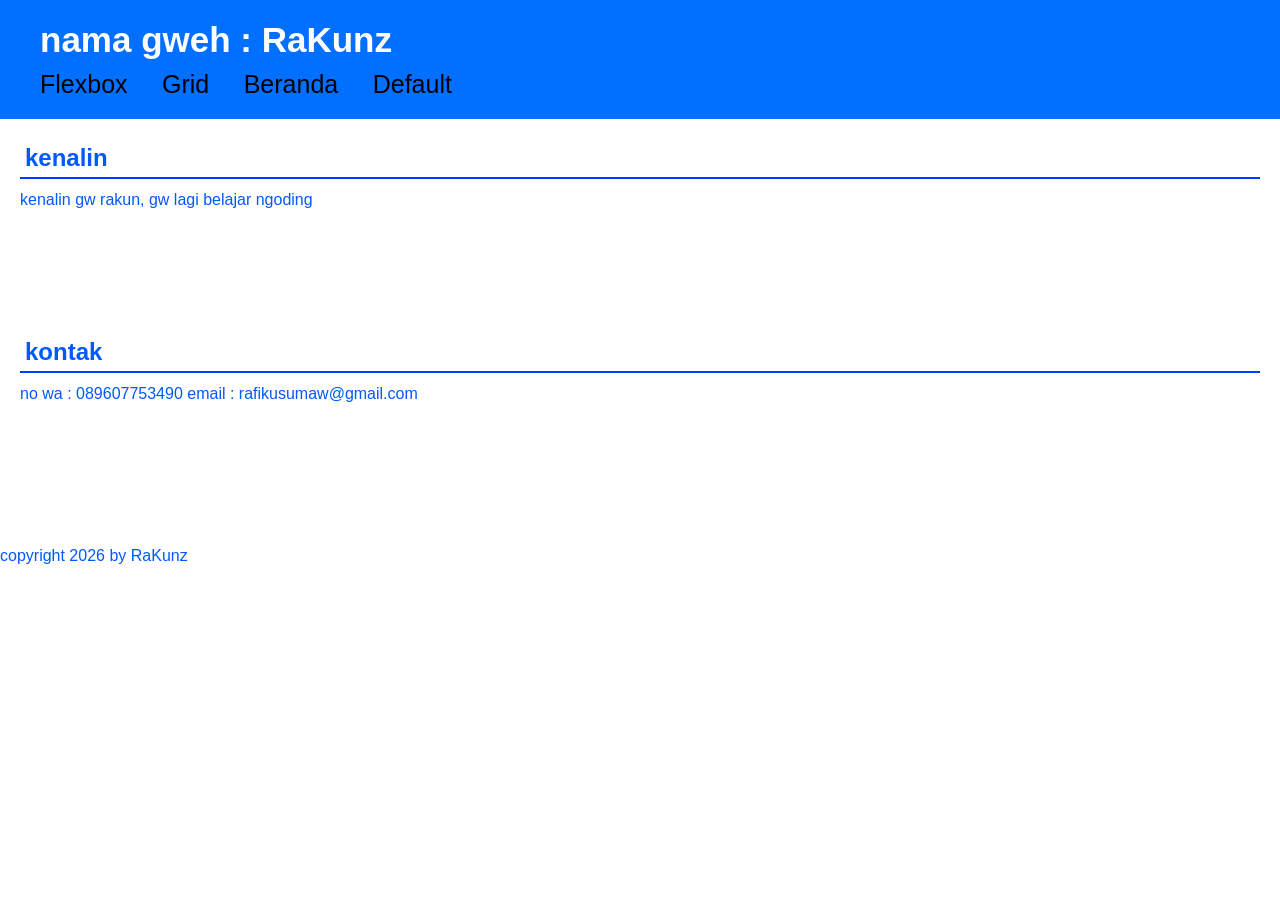
<file: index.html>
<!DOCTYPE html>
<html lang="en">
<head>
    <meta charset="UTF-8">
    <meta name="viewport" content="width=device-width, initial-scale=1.0">
    <title>profil gweh</title>
    <link rel="stylesheet" href="style.css">
</head>
<body>
    <header>
        <h1>nama gweh : RaKunz</h1>
        <nav>
            <a href="flexbox.html">Flexbox</a>
            <a href="grid.html">Grid</a>
            <a href="index.html">Beranda</a>
            <a href="default.html">Default</a>
        </nav>
    </header>

    <main>
        <section id = kenalin>
            <h2>kenalin</h2>
            <p>kenalin gw rakun, gw lagi belajar ngoding</p>
        </section>

        <section id = kontak>
            <h2>kontak</h2>
            <p>no wa : 089607753490 email : rafikusumaw@gmail.com</p>
        </section>
    </main>

    <footer>
        <p>copyright 2026 by RaKunz</p>
    </footer>
</body>
</html>
</file>
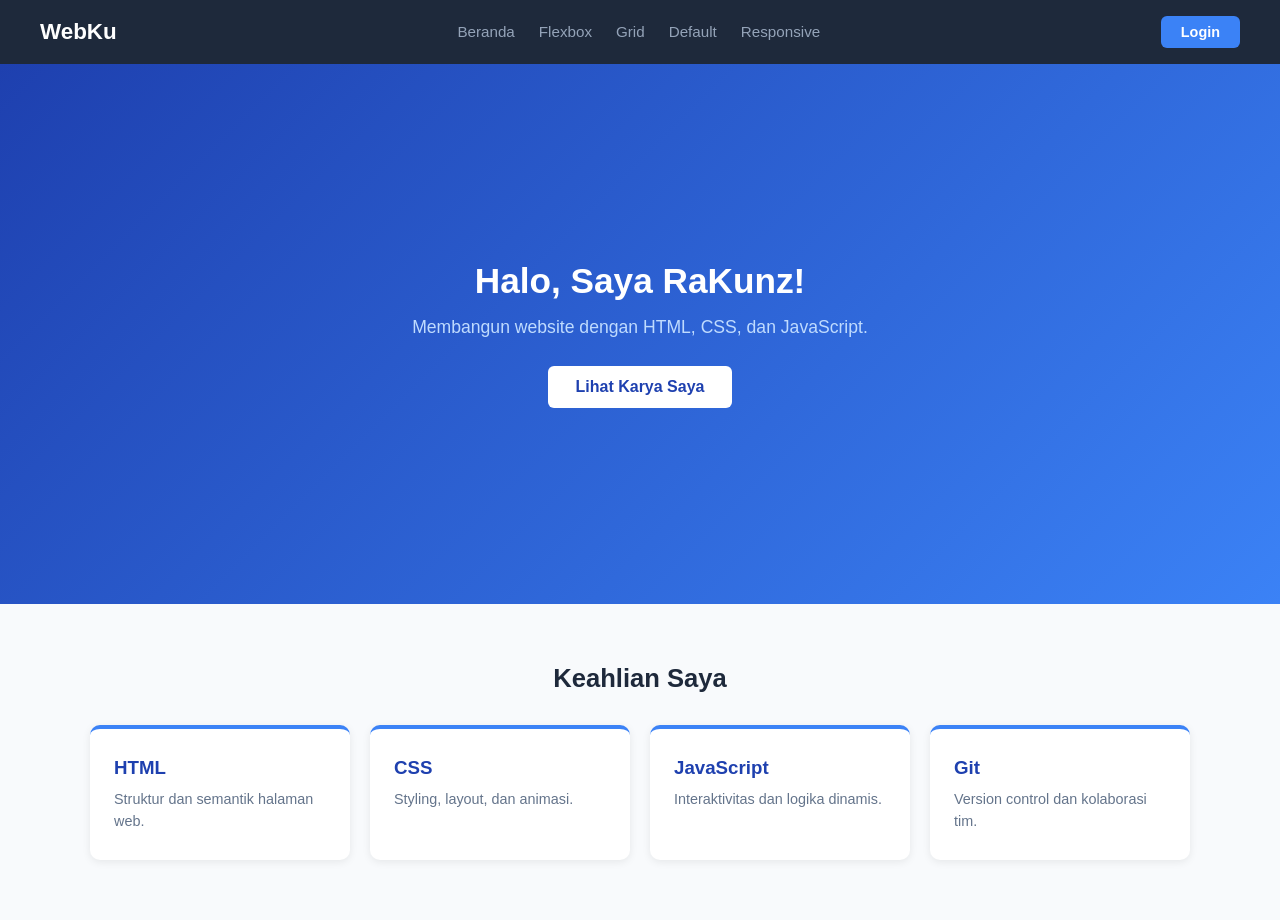
<file: flexbox.html>
<!DOCTYPE html>
<html lang="en">
<head>
    <meta charset="UTF-8">
    <meta name="viewport" content="width=device-width, initial-scale=1.0">
    <title>by 1 deck</title>
    <link rel="stylesheet" href="flexbox.css">
</head>
<body>
    <!-- NAVBAR --> 
    <nav class="navbar">
        <span class="brand">WebKu</span>  
        <ul class="nav-links">
            <li><a href="index.html">Beranda</a></li>
            <li><a href="flexbox.html">Flexbox</a></li>
            <li><a href="grid.html">Grid</a></li>
            <li><a href="default.html">Default</a></li>
            <li><a href="responsive.html">Responsive</a></li> 
        </ul>
    <a href="#" class="btn-nav">Login</a>
    </nav>
    <!-- HERO SECTION -->
    <section class="hero"> 
    <div class="hero-content">
        <h1>Halo, Saya RaKunz!</h1>
        <p>Membangun website dengan HTML, CSS, dan JavaScript.</p>
        <a href="#" class="btn">Lihat Karya Saya</a>
    </div>
    </section>
    <!-- CARD SECTION -->
    <section class="cards-section">
    <h2>Keahlian Saya</h2>  <div class="cards-container">
    <div class="card">
        <h3>HTML</h3>
        <p>Struktur dan semantik halaman web.</p></div>
        <div class="card"><h3>CSS</h3><p>Styling, layout, dan animasi.</p>
        </div>  <div class="card">
        <h3>JavaScript</h3>
        <p>Interaktivitas dan logika dinamis.</p>
        </div>  <div class="card">
        <h3>Git</h3>
        <p>Version control dan kolaborasi tim.</p></div>
    </div>
    </section> 
</body>
</html>
</file>
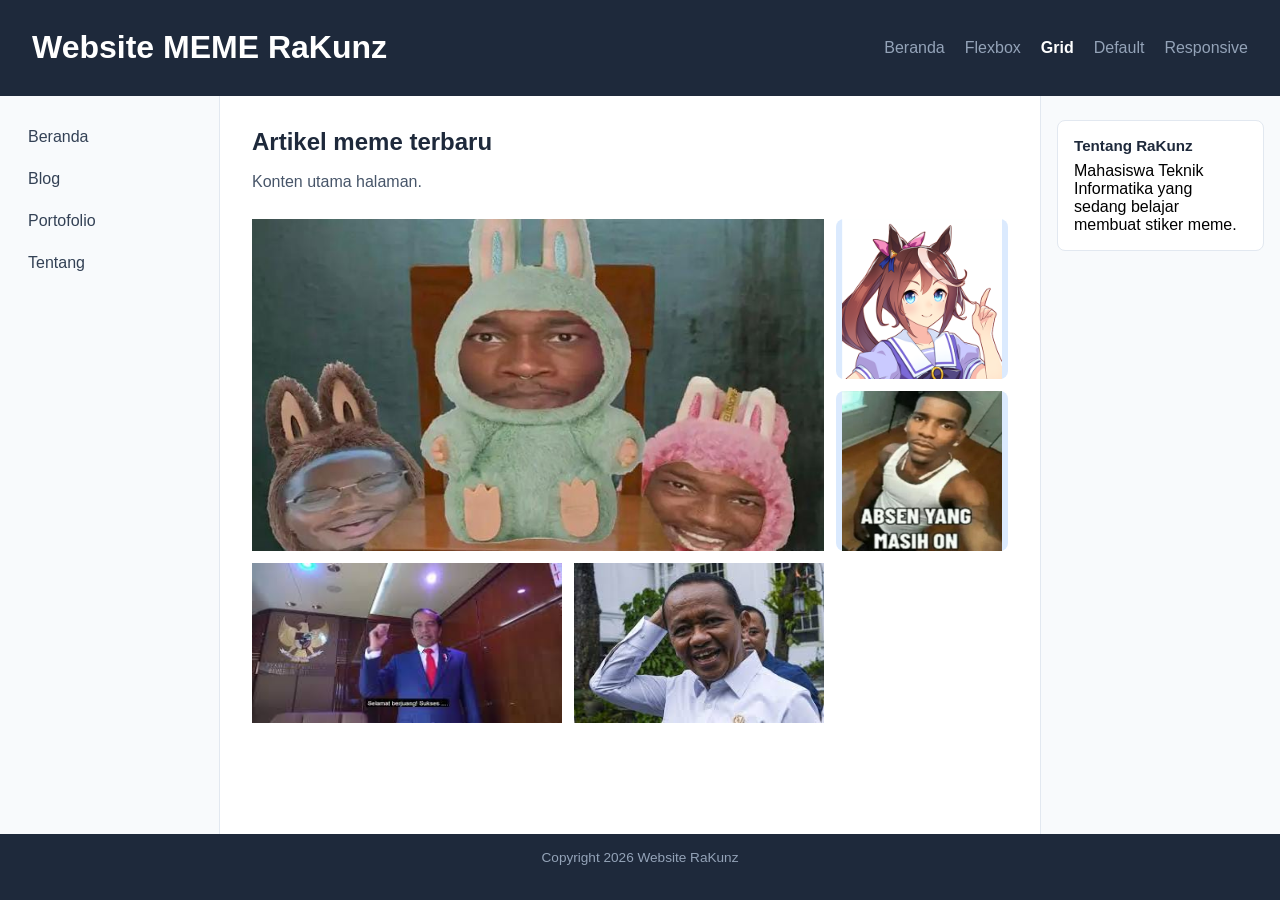
<file: grid.html>
<!DOCTYPE html>
<html lang="id">

<head>
    <meta charset="UTF-8">
    <meta name="viewport" content="width=device-width, initialscale=1.0">
    <title>Grid RaKunz</title>
    <link rel="stylesheet" href="grid.css">
</head>

<body>
    <div class="page-layout">
        <header class="site-header">
            <h1>Website MEME RaKunz</h1>
            <nav class="header-nav">
                <a href="index.html">Beranda</a>
                <a href="flexbox.html">Flexbox</a>
                <a href="grid.html" class="active">Grid</a>
                <a href="default.html">Default</a>
                <a href="responsive.html">Responsive</a> </nav>
        </header>
        <nav class="sidebar">
            <ul>
                <li><a href="#">Beranda</a></li>
                <li><a href="#">Blog</a></li>
                <li><a href="#">Portofolio</a></li>
                <li><a href="#">Tentang</a></li>
            </ul>
        </nav>
        <main class="main-content">
            <h2>Artikel meme terbaru</h2>
            <p>Konten utama halaman.</p> <!-- Galeri Grid dalam Grid -->
            <div class="gallery">
                <div class="gallery-item featured"><img src="homox.jpg" width="620" height="332"></div>
                <div class="gallery-item"><img src="TokaiTeio.png" width="160" height="160"></div>
                <div class="gallery-item"><img src="jomox.jpg" width="160" height="160"></div>
                <div class="gallery-item"><img src="sukses.jfif" width="310" height="160"></div>
                <div class="gallery-item"><img src="bahlill.jfif" width="250" height="160"></div>
            </div>
        </main>
        <aside class="widget-area">
            <div class="widget">
                <h3>Tentang RaKunz</h3>
                <p>Mahasiswa Teknik Informatika yang sedang belajar membuat stiker meme.</p>
            </div>
        </aside>
        <footer class="site-footer">
            <p>Copyright 2026 Website RaKunz</p>
        </footer>
    </div>
</body>

</html>
</file>
<file: style.css>
* {
    margin: 0;
    padding: 0;
    box-sizing: border-box;
}

body {
    font-family: Arial, Helvetica, sans-serif;
    background-color: rgb(255, 255, 255);
    color: rgb(0, 89, 255);
}

header {
    background-color: rgb(1, 111, 255);
    color:rgb(255, 255, 255);
    padding: 20px 40px;
}

header h1{
    font-size: 35px;
    margin-bottom: 10px;
}

nav a{
    color: rgb(0, 0, 0);
    text-decoration: none;
    margin-right: 30px;
    font-size: 25px;
}

nav a :hover {
    color: rgb(0, 4, 255);
}

main {
    padding: 20px;
}

section {
    margin-bottom: 10%;
}

section h2 {
    font-size: 24px;
    border-bottom: 2px solid rgb(0, 60, 255);
    padding: 5px;
    margin-bottom: 12px;
}
</file>
<file: flexbox.css>
/* RESET */
* {
    margin: 0;
    padding: 0;
    box-sizing: border-box;
}

body {
    font-family: Arial, sans-serif;
    background: #f8fafc;
    color: #1e293b;
}

/* NAVBAR - 3 item: brand | links | tombol login */
.navbar {
    display: flex;
    justify-content: space-between;
    /* brand kiri, links tengah, btn kanan */
    align-items: center;
    background-color: #1e293b;
    padding: 16px 40px;
}

.brand {
    color: #fff;
    font-size: 1.4rem;
    font-weight: bold;
}

.nav-links {
    display: flex;
    list-style: none;
    gap: 24px;
}

.nav-links a {
    color: #94a3b8;
    text-decoration: none;
    font-size: 0.95rem;
}

.nav-links a:hover {
    color: #fff;
}

/* Tombol login di ujung kanan navbar */

.btn-nav {
    background: #3b82f6;
    color: #fff;
    padding: 8px 20px;
    border-radius: 6px;
    text-decoration: none;
    font-size: 0.9rem;
    font-weight: bold;
}

.btn-nav:hover {
    background: #2563eb;
}

/* HERO */
.hero {
    display: flex;
    justify-content: center;
    align-items: center;
    min-height: 60vh;
    background: linear-gradient(135deg, #1e40af, #3b82f6);
    text-align: center;
}

.hero-content {
    max-width: 600px;
    padding: 40px;
}

.hero h1 {
    color: #fff;
    font-size: 2.2rem;
    margin-bottom: 16px;
}

.hero p {
    color: #bfdbfe;
    font-size: 1.1rem;
    margin-bottom: 28px;
}

.btn {
    display: inline-block;
    background: #fff;
    color: #1e40af;
    padding: 12px 28px;
    border-radius: 6px;
    font-weight: bold;
    text-decoration: none
}

/* CARDS */

.cards-section {
    padding: 60px 40px;
}

.cards-section h2 {
    text-align: center;
    margin-bottom: 32px;
    font-size: 1.6rem;
}

.cards-container {
    display: flex;
    flex-wrap: wrap;
    /* pindah baris jika layar sempit */
    gap: 20px;
    justify-content: center;
}

.card {
    flex: 1 1 200px;
    /* tumbuh | susut | min-width 200px */
    max-width: 260px;
    background: #fff;
    border-radius: 10px;
    padding: 28px 24px;
    box-shadow: 0 2px 8px rgba(0, 0, 0, 0.08);
    border-top: 4px solid #3b82f6;
}

.card h3 {
    margin-bottom: 10px;
    color: #1e40af;
}

.card p {
    color: #64748b;
    font-size: 0.9rem;
    line-height: 1.5;
}
</file>
<file: grid.css>
* {
    margin: 0;
    padding: 0;
    box-sizing: border-box;
}

body {
    font-family: Arial, sans-serif;
    background: #f1f5f9;
}

/* LAYOUT UTAMA - grid-template-areas */
.page-layout {
    display: grid;
    grid-template-areas: 'header header header' 'sidebar content widgets' 'footer footer footer';
    grid-template-columns: 220px 1fr 240px;
    /* sidebar | konten | widget */
    grid-template-rows: auto minmax(80vh, auto) auto;
    min-height: 100vh;
}

/* Hubungkan elemen ke area */
.site-header {
    grid-area: header;
}

.sidebar {
    grid-area: sidebar;
}

.main-content {
    grid-area: content;
}

.widget-area {
    grid-area: widgets;
}

.site-footer {
    grid-area: footer;
}

/* HEADER */
.site-header {
    display: flex;
    /* flex di dalam grid! */
    justify-content: space-between;
    align-items: center;
    background: #1e293b;
    color: #fff;
    padding: 20px 32px;
}

.header-nav {
    display: flex;
    gap: 20px;
}

.header-nav a {
    color: #94a3b8;
    text-decoration: none;
}

.header-nav a.active {
    color: #fff;
    font-weight: bold;
}

/* SIDEBAR */
.sidebar {
    background: #f8fafc;
    border-right: 1px solid #e2e8f0;
    padding: 24px 16px;
}

.sidebar ul {
    list-style: none;
}

.sidebar li {
    margin-bottom: 8px;
}

.sidebar a {
    color: #334155;
    text-decoration: none;
    padding: 8px 12px;
    display: block;
    border-radius: 6px;
}

.sidebar a:hover {
    background: #e2e8f0;
}

/* MAIN CONTENT */
.main-content {
    padding: 32px;
    background: #fff;
}

.main-content h2 {
    margin-bottom: 12px;
    color: #1e293b;
}

.main-content p {
    color: #475569;
    line-height: 1.7;
    margin-bottom: 24px;
}

/* GALERI (GRID DALAM GRID) */
.gallery {
    display: grid;
    grid-template-columns: repeat(3, 1fr);
    grid-template-rows: 160px 160px;
    gap: 12px;
}

.gallery-item {
    background: #dbeafe;
    border-radius: 8px;
    display: flex;
    align-items: center;
    justify-content: center;
    color: #1e40af;
    font-weight: bold;
}

.gallery-item.featured {
    grid-column: span 2;
    /* melebar 2 kolom */
    grid-row: span 2;
    /* meninggi 2 baris */
    background: #1e40af;
    color: #fff;
    font-size: 1.1rem;
}

/* WIDGET */
.widget-area {
    background: #f8fafc;
    border-left: 1px solid #e2e8f0;
    padding: 24px 16px;
}

.widget {
    background: #fff;
    border-radius: 8px;
    padding: 16px;
    border: 1px solid #e2e8f0;
}

.widget h3 {
    margin-bottom: 8px;
    color: #1e293b;
    font-size: 0.95rem;
}

x .widget p {
    color: #64748b;
    font-size: 0.88rem;
    line-height: 1.6;
}

/* FOOTER */
.site-footer {
    background: #1e293b;
    color: #94a3b8;
    text-align: center;
    padding: 16px;
    font-size: 0.85rem;
}
</file>
